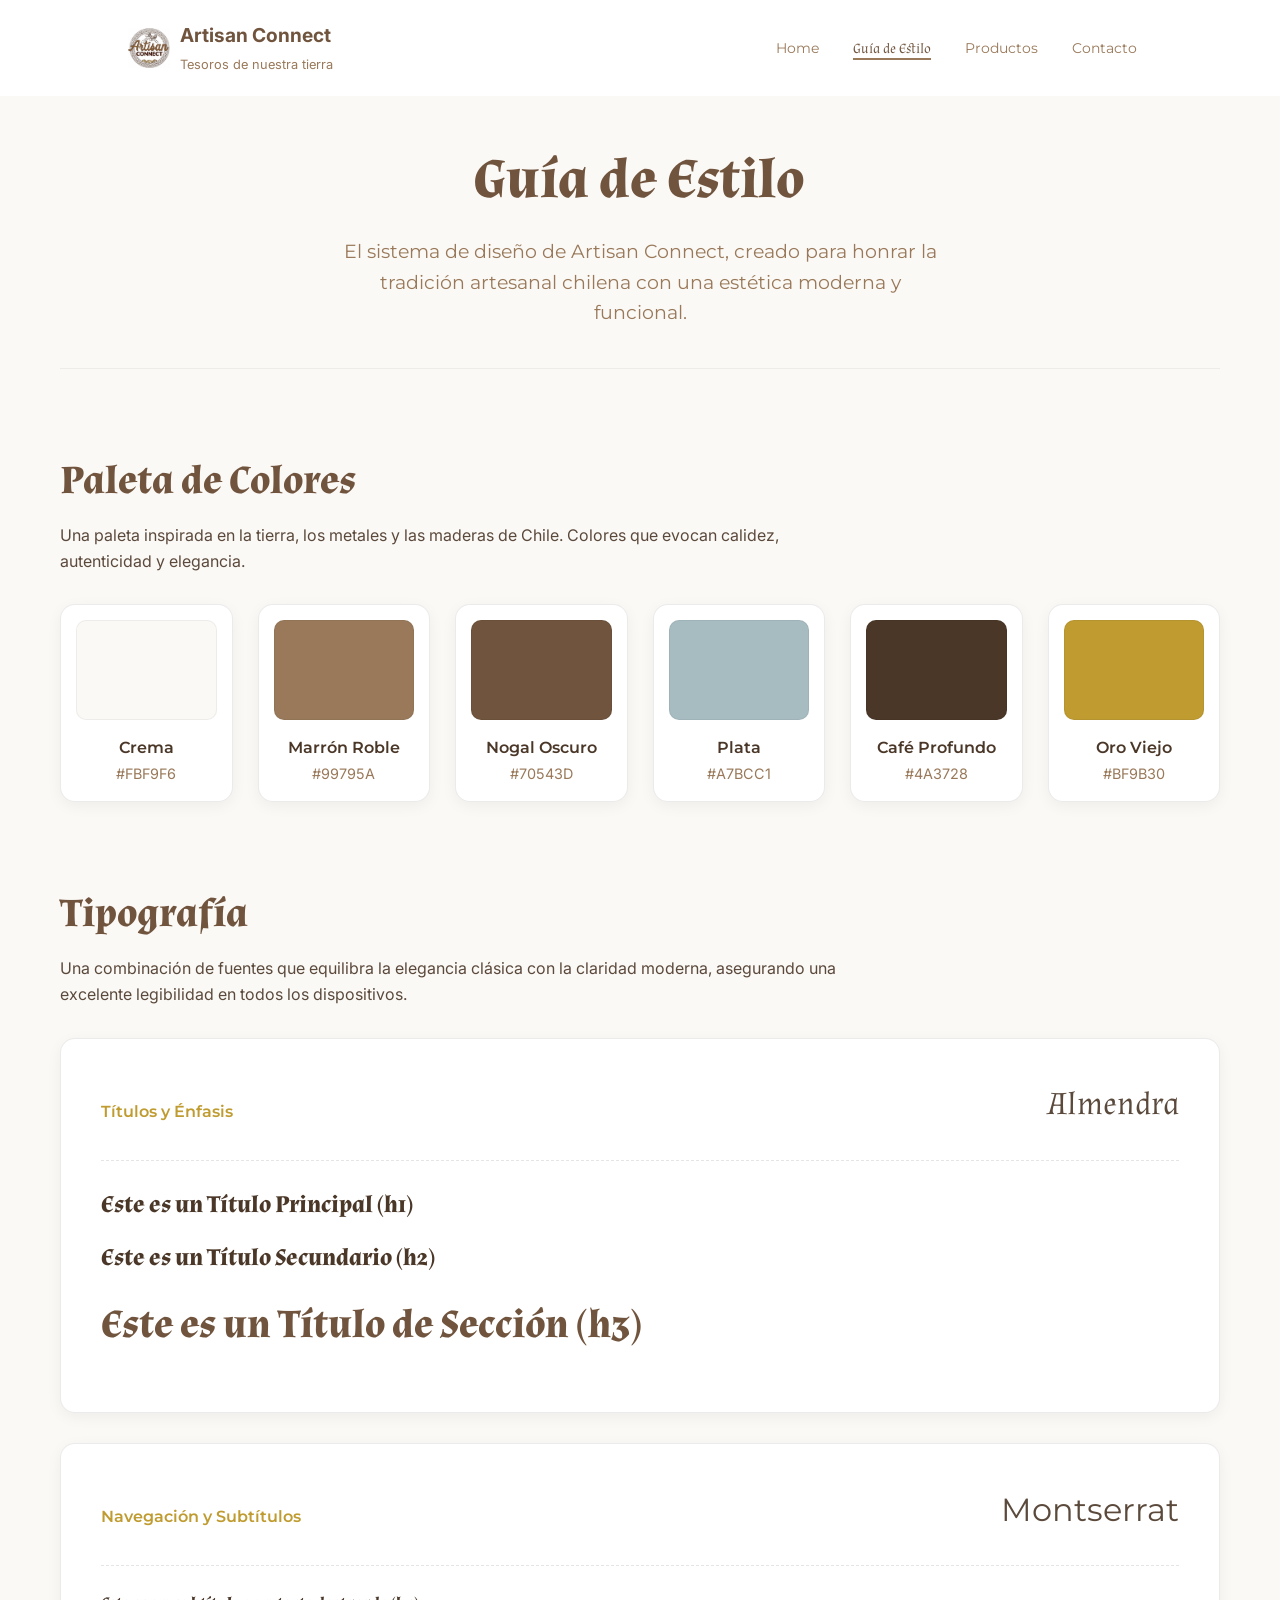
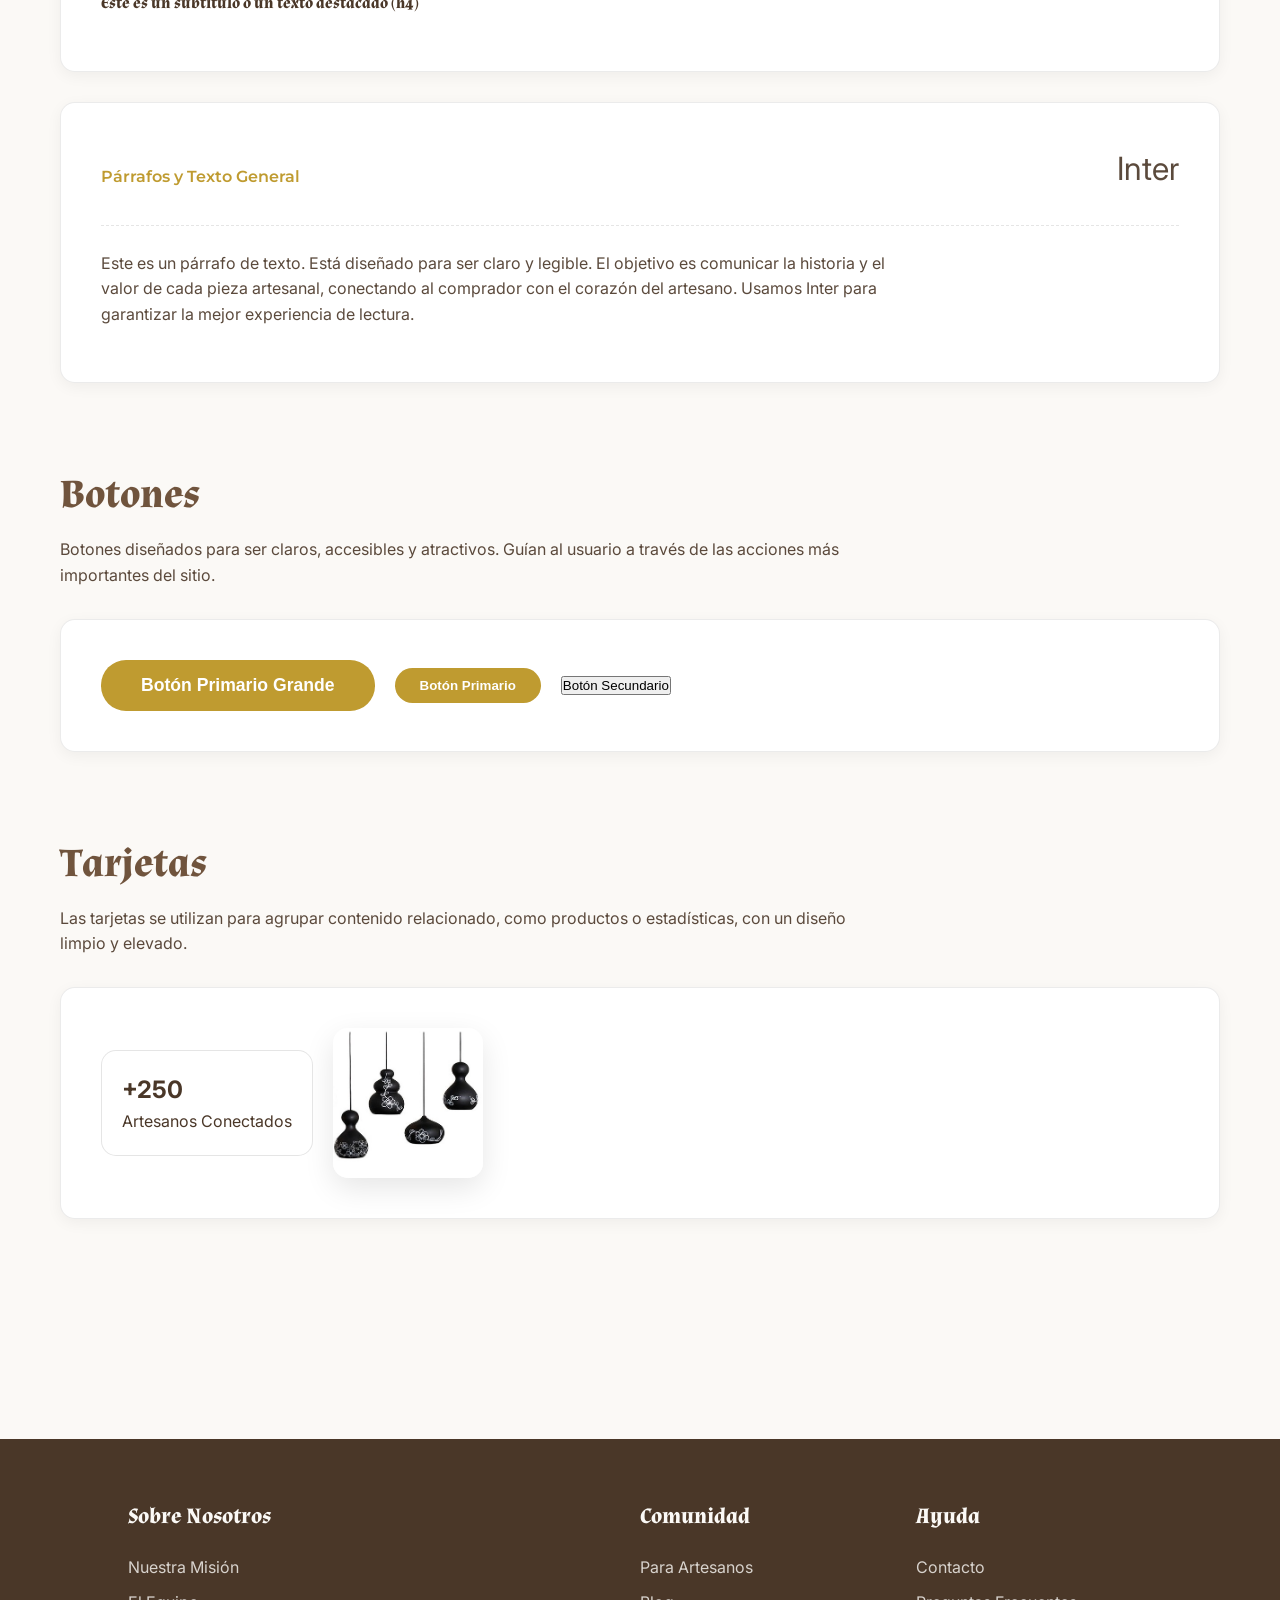
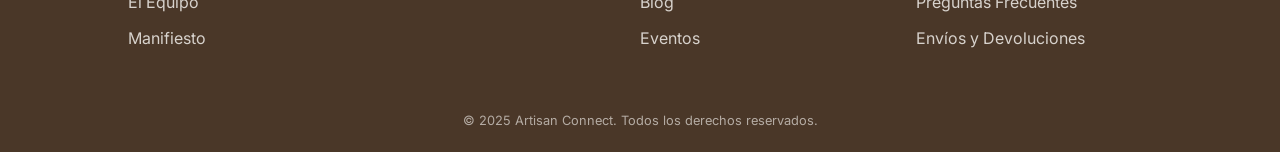
<file: artisan/src/guideline.html>
<!DOCTYPE html>
<html lang="es">
<head>
    <meta charset="UTF-8">
    <meta name="viewport" content="width=device-width, initial-scale=1.0">
    <title>Artisan Connect - Guía de Estilo</title>

    <!-- Google Fonts -->
    <link rel="preconnect" href="https://fonts.googleapis.com">
    <link rel="preconnect" href="https://fonts.gstatic.com" crossorigin>
    <link href="https://fonts.googleapis.com/css2?family=Almendra:wght@400;700&family=Montserrat:wght@400;600;700&family=Inter:wght@400;500&display=swap" rel="stylesheet">
    
    <!-- Hojas de Estilo -->
    <link rel="stylesheet" href="../artisan.css">
    <link rel="stylesheet" href="guideline.css">
</head>
<body>

    <!-- Navbar -->
    <header class="navbar">
        <div class="logo">
            <img src="../logo artisan.png" alt="Logo Artisan Connect">
            <div>
                <strong>Artisan Connect</strong>
                <span>Tesoros de nuestra tierra</span>
            </div>
        </div>
        <nav>
            <a href="../artisan.html">Home</a>
            <a href="#" class="active">Guía de Estilo</a>
            <a href="#">Productos</a>
            <a href="#">Contacto</a>
        </nav>
    </header>

    <main class="container">
        
        <div class="page-header">
            <h1>Guía de Estilo</h1>
            <p class="subtitle">El sistema de diseño de Artisan Connect, creado para honrar la tradición artesanal chilena con una estética moderna y funcional.</p>
        </div>

        <!-- PALETA DE COLORES -->
        <section id="colors">
            <h3>Paleta de Colores</h3>
            <p>Una paleta inspirada en la tierra, los metales y las maderas de Chile. Colores que evocan calidez, autenticidad y elegancia.</p>
            <div class="color-grid">
                <div class="color-card">
                    <div class="color-swatch" style="background-color: var(--crema);"></div>
                    <strong>Crema</strong>
                    <span>#FBF9F6</span>
                </div>
                <div class="color-card">
                    <div class="color-swatch" style="background-color: var(--marron-roble);"></div>
                    <strong>Marrón Roble</strong>
                    <span>#99795A</span>
                </div>
                <div class="color-card">
                    <div class="color-swatch" style="background-color: var(--nogal-oscuro);"></div>
                    <strong>Nogal Oscuro</strong>
                    <span>#70543D</span>
                </div>
                <div class="color-card">
                    <div class="color-swatch" style="background-color: var(--plata);"></div>
                    <strong>Plata</strong>
                    <span>#A7BCC1</span>
                </div>
                <div class="color-card">
                    <div class="color-swatch" style="background-color: var(--cafe-profundo);"></div>
                    <strong>Café Profundo</strong>
                    <span>#4A3728</span>
                </div>
                <div class="color-card">
                    <div class="color-swatch" style="background-color: var(--oro-viejo);"></div>
                    <strong>Oro Viejo</strong>
                    <span>#BF9B30</span>
                </div>
            </div>
        </section>

        <!-- TIPOGRAFÍA -->
        <section id="typography">
            <h3>Tipografía</h3>
            <p>Una combinación de fuentes que equilibra la elegancia clásica con la claridad moderna, asegurando una excelente legibilidad en todos los dispositivos.</p>
            <div class="type-showcase">
                <div class="font-display">
                    <span class="font-label">Títulos y Énfasis</span>
                    <p class="font-almendra">Almendra</p>
                </div>
                <h1>Este es un Título Principal (h1)</h1>
                <h2>Este es un Título Secundario (h2)</h2>
                <h3>Este es un Título de Sección (h3)</h3>
            </div>
            <div class="type-showcase">
                <div class="font-display">
                    <span class="font-label">Navegación y Subtítulos</span>
                    <p class="font-montserrat">Montserrat</p>
                </div>
                <h4>Este es un subtítulo o un texto destacado (h4)</h4>
            </div>
            <div class="type-showcase">
                <div class="font-display">
                    <span class="font-label">Párrafos y Texto General</span>
                    <p class="font-inter">Inter</p>
                </div>
                <p>Este es un párrafo de texto. Está diseñado para ser claro y legible. El objetivo es comunicar la historia y el valor de cada pieza artesanal, conectando al comprador con el corazón del artesano. Usamos Inter para garantizar la mejor experiencia de lectura.</p>
            </div>
        </section>

        <!-- BOTONES -->
        <section id="buttons">
            <h3>Botones</h3>
            <p>Botones diseñados para ser claros, accesibles y atractivos. Guían al usuario a través de las acciones más importantes del sitio.</p>
            <div class="component-grid">
                <button class="btn-primary large">Botón Primario Grande</button>
                <button class="btn-primary">Botón Primario</button>
                <button class="btn-secondary">Botón Secundario</button>
            </div>
        </section>

        <!-- TARJETAS -->
        <section id="cards">
            <h3>Tarjetas</h3>
            <p>Las tarjetas se utilizan para agrupar contenido relacionado, como productos o estadísticas, con un diseño limpio y elevado.</p>
            <div class="component-grid">
                <div class="stat-card" style="color: var(--cafe-profundo); background-color: var(--white); border: 1px solid rgba(0,0,0,0.1);">
                    <strong>+250</strong>
                    <span>Artesanos Conectados</span>
                </div>
                <div class="challenge-images">
                    <img src="../greda.jpg" alt="Artesanía en greda" style="width: 150px; height: 150px; object-fit: cover;">
                </div>
            </div>
        </section>

    </main>

    <!-- Footer -->
    <footer class="footer">
        <div class="footer-main">
            <div class="footer-col">
                <h4>Sobre Nosotros</h4>
                <a href="#">Nuestra Misión</a>
                <a href="#">El Equipo</a>
                <a href="#">Manifiesto</a>
            </div>
            <div class="footer-col">
                <h4>Comunidad</h4>
                <a href="#">Para Artesanos</a>
                <a href="#">Blog</a>
                <a href="#">Eventos</a>
            </div>
            <div class="footer-col">
                <h4>Ayuda</h4>
                <a href="#">Contacto</a>
                <a href="#">Preguntas Frecuentes</a>
                <a href="#">Envíos y Devoluciones</a>
            </div>
        </div>
        <div class="footer-bottom">
            <p>&copy; 2025 Artisan Connect. Todos los derechos reservados.</p>
        </div>
    </footer>

</body>
</html>
</file>
<file: artisan/artisan.css>
:root {
    --crema: #FBF9F6;
    --marron-roble: #99795A;
    --nogal-oscuro: #70543D;
    --plata: #A7BCC1;
    --cafe-profundo: #4A3728;
    --oro-viejo: #BF9B30;
    --white: #ffffff;
}

* {
    margin: 0;
    padding: 0;
    box-sizing: border-box;
}

body {
    font-family: 'Inter', sans-serif;
    background-color: var(--crema);
    color: var(--cafe-profundo);
    line-height: 1.6;
}

/* Tipografía de Títulos */
h1, h2, h3, h4, .active {
    font-family: 'Almendra', serif;
}

/* Navbar */
.navbar {
    display: flex;
    justify-content: space-between;
    align-items: center;
    padding: 20px 10%;
    background: var(--white);
    position: sticky;
    top: 0;
    z-index: 1000;
}

.logo {
    display: flex;
    align-items: center;
    gap: 10px;
}

.logo img { height: 40px; }

.logo strong { display: block; color: var(--nogal-oscuro); font-size: 1.2rem; }

.logo span { font-size: 0.8rem; color: var(--marron-roble); }

nav a {
    text-decoration: none;
    color: var(--marron-roble);
    margin: 0 15px;
    font-family: 'Montserrat', sans-serif;
    font-size: 0.9rem;
}

nav a.active {
    color: var(--nogal-oscuro);
    border-bottom: 2px solid var(--marron-roble);
}

/* Hero Section */
.hero {
    background: linear-gradient(rgba(74, 55, 40, 0.7), rgba(74, 55, 40, 0.7)), 
                url('hero-bg.jpg') center/cover; /* Usar el degradado de tu foto */
    color: var(--crema);
    padding: 100px 10%;
    text-align: left;
}

.badge-icon {
    background: var(--white);
    width: auto;
    height: auto;
    padding: 10px;
    border-radius: 12px;
    display: inline-flex;
    justify-content: center;
    align-items: center;
    margin-bottom: 20px;
}

.badge-icon img {
    height: 3rem;
}

.hero h1 { font-size: 3rem; margin-bottom: 5px; }

.hero .subtitle { font-family: 'Montserrat'; opacity: 0.8; margin-bottom: 30px; }

.hero h2 { font-size: 2.2rem; max-width: 800px; margin-bottom: 20px; }

.hero .description { max-width: 700px; margin-bottom: 40px; opacity: 0.9; }

.stats-grid {
    display: grid;
    grid-template-columns: repeat(3, 1fr);
    gap: 20px;
    max-width: 800px;
}

.stat-card {
    background: rgba(255, 255, 255, 0.1);
    backdrop-filter: blur(10px);
    padding: 20px;
    border-radius: 15px;
    border: 1px solid rgba(255, 255, 255, 0.2);
}

.stat-card strong { display: block; font-size: 1.5rem; }

/* Botones */
.btn-primary {
    background-color: var(--oro-viejo);
    color: var(--white);
    border: none;
    padding: 10px 25px;
    border-radius: 25px;
    cursor: pointer;
    font-weight: bold;
    transition: 0.3s;
}

.btn-primary.large { padding: 15px 40px; font-size: 1.1rem; }

/* Body - Challenge */
.container { padding: 80px 10%; }

.challenge {
    display: grid;
    grid-template-columns: 1fr 1fr;
    gap: 50px;
    align-items: center;
}

.label {
    background: #F2EDE4;
    color: var(--oro-viejo);
    padding: 5px 15px;
    border-radius: 20px;
    font-size: 0.8rem;
    font-weight: bold;
}

.challenge h3 { font-size: 2.5rem; margin: 20px 0; color: var(--nogal-oscuro); }

.features { list-style: none; margin-top: 20px; }

.features li { margin-bottom: 15px; padding-left: 30px; position: relative; }

.features li::before {
    content: '✔';
    position: absolute;
    left: 0;
    color: var(--oro-viejo);
    font-weight: bold;
}

.challenge-images {
    display: grid;
    grid-template-columns: 1fr 1fr;
    gap: 15px;
}

.challenge-images img {
    width: 100%;
    border-radius: 15px;
    box-shadow: 0 10px 30px rgba(0,0,0,0.1);
}

/* Footer */
.footer {
    background-color: var(--cafe-profundo);
    color: var(--crema);
    padding: 60px 10% 20px;
}

.footer-top {
    text-align: center;
    border-bottom: 1px solid rgba(251, 249, 246, 0.1);
    padding-bottom: 50px;
    margin-bottom: 50px;
}

.footer-main {
    display: grid;
    grid-template-columns: 2fr 1fr 1fr;
    gap: 40px;
}

.footer-col h4 { margin-bottom: 20px; font-size: 1.4rem; }

.footer-col a {
    display: block;
    color: var(--crema);
    text-decoration: none;
    margin-bottom: 10px;
    opacity: 0.8;
}

.footer-bottom {
    text-align: center;
    margin-top: 50px;
    font-size: 0.8rem;
    opacity: 0.6;
}
</file>
<file: artisan/src/guideline.css>
/* artisan/src/guideline.css */

body {
    background-color: var(--crema);
}

.container {
    max-width: 1200px;
    margin: 0 auto;
    padding: 40px 20px;
}

.page-header {
    text-align: center;
    margin-bottom: 80px;
    border-bottom: 1px solid rgba(0,0,0,0.05);
    padding-bottom: 40px;
}

.page-header h1 {
    font-size: 3.5rem;
    color: var(--nogal-oscuro);
}

.page-header .subtitle {
    font-size: 1.2rem;
    color: var(--marron-roble);
    max-width: 600px;
    margin: 10px auto 0;
    font-family: 'Montserrat';
}

section {
    margin-bottom: 80px;
}

section h3 {
    font-size: 2.5rem;
    color: var(--nogal-oscuro);
    margin-bottom: 10px;
}

section p {
    max-width: 800px;
    margin-bottom: 30px;
    color: var(--cafe-profundo);
    opacity: 0.9;
}

/* Color Palette */
.color-grid {
    display: grid;
    grid-template-columns: repeat(auto-fit, minmax(150px, 1fr));
    gap: 25px;
}

.color-card {
    text-align: center;
    border: 1px solid rgba(0,0,0,0.08);
    border-radius: 15px;
    padding: 15px;
    background-color: var(--white);
    box-shadow: 0 4px 15px rgba(0,0,0,0.05);
    transition: transform 0.3s, box-shadow 0.3s;
}

.color-card:hover {
    transform: translateY(-5px);
    box-shadow: 0 8px 25px rgba(0,0,0,0.08);
}

.color-swatch {
    width: 100%;
    height: 100px;
    border-radius: 10px;
    margin-bottom: 15px;
    border: 1px solid rgba(0,0,0,0.05);
}

.color-card strong {
    display: block;
    font-family: 'Montserrat', sans-serif;
    font-weight: 600;
    color: var(--cafe-profundo);
    font-size: 1rem;
}

.color-card span {
    font-family: 'Inter', sans-serif;
    color: var(--marron-roble);
    font-size: 0.9rem;
}

/* Typography */
.type-showcase {
    background: var(--white);
    padding: 40px;
    border-radius: 15px;
    margin-bottom: 30px;
    border: 1px solid rgba(0,0,0,0.08);
    box-shadow: 0 4px 15px rgba(0,0,0,0.05);
}

.font-display {
    display: flex;
    justify-content: space-between;
    align-items: center;
    border-bottom: 1px dashed rgba(0,0,0,0.1);
    padding-bottom: 15px;
    margin-bottom: 25px;
}

.font-label {
    font-family: 'Montserrat';
    color: var(--oro-viejo);
    font-weight: 600;
}

.font-display p {
    margin: 0;
    font-size: 2rem;
}

.font-almendra { font-family: 'Almendra', serif; }
.font-montserrat { font-family: 'Montserrat', sans-serif; }
.font-inter { font-family: 'Inter', sans-serif; font-size: 1.5rem; }

.type-showcase h1, 
.type-showcase h2, 
.type-showcase h3, 
.type-showcase h4, 
.type-showcase p {
    margin-bottom: 15px;
}

/* Components */
.component-grid {
    display: flex;
    align-items: center;
    gap: 20px;
    flex-wrap: wrap;
    background: var(--white);
    padding: 40px;
    border-radius: 15px;
    border: 1px solid rgba(0,0,0,0.08);
    box-shadow: 0 4px 15px rgba(0,0,0,0.05);
}

/* Footer adjustment */
.footer {
    margin-top: 100px;
}
</file>
